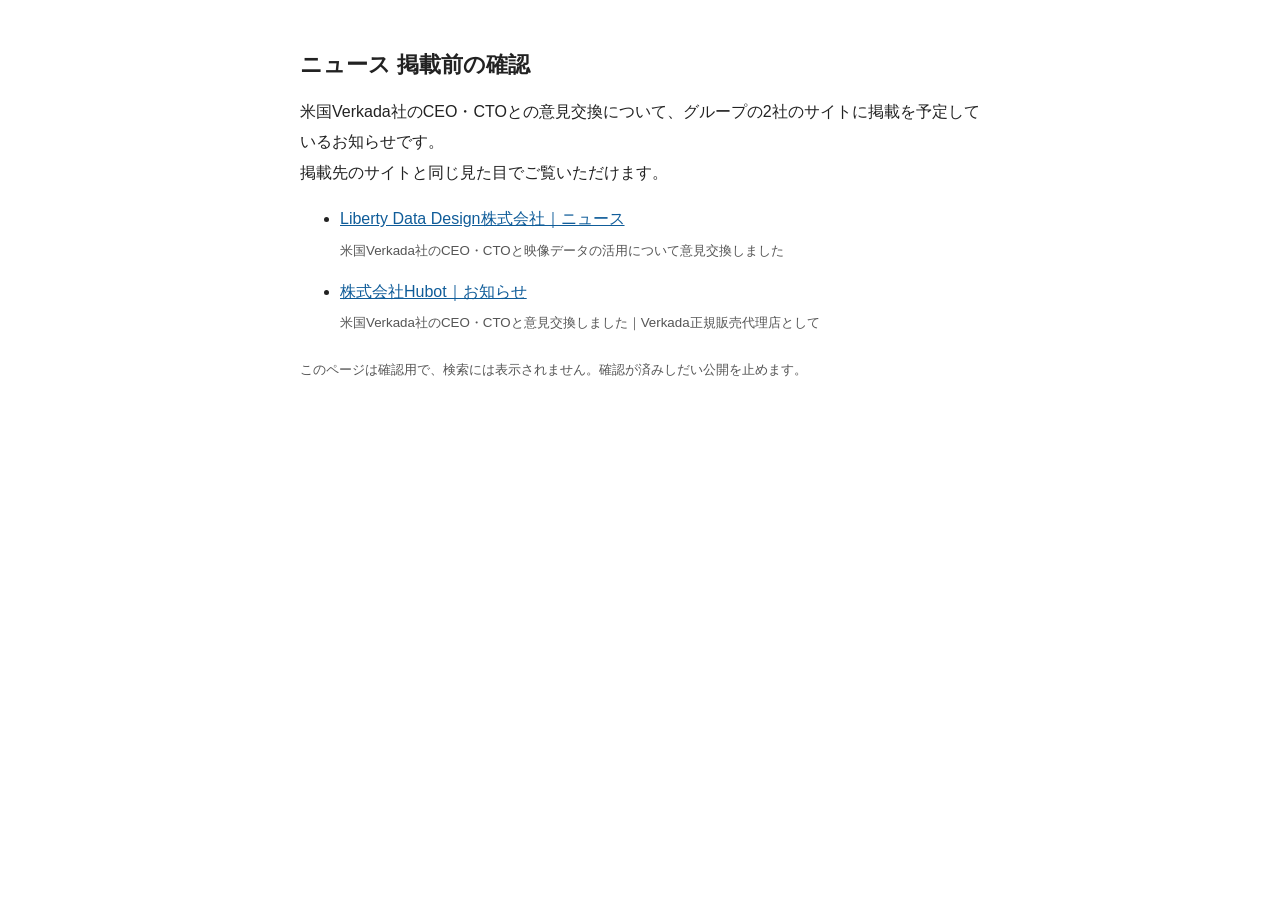
<file: index.html>
<!doctype html>
<html lang="ja"><head><meta charset="utf-8"><meta name="viewport" content="width=device-width, initial-scale=1">
<meta name="robots" content="noindex, nofollow, noarchive"><title>ニュース 掲載前の確認</title>
<style>:root{color-scheme:light}body{font:16px/1.9 "Hiragino Sans","Noto Sans JP","Yu Gothic",sans-serif;max-width:680px;margin:48px auto;padding:0 16px;color:#222;background:#fff}
h1{font-size:22px;line-height:1.5}a{color:#0f5c99}li{margin:12px 0}small{color:#555}</style></head><body>
<h1>ニュース 掲載前の確認</h1>
<p>米国Verkada社のCEO・CTOとの意見交換について、グループの2社のサイトに掲載を予定しているお知らせです。<br>
掲載先のサイトと同じ見た目でご覧いただけます。</p>
<ul>
<li><a href="ldd/news/">Liberty Data Design株式会社｜ニュース</a><br><small>米国Verkada社のCEO・CTOと映像データの活用について意見交換しました</small></li>
<li><a href="hubot/news/">株式会社Hubot｜お知らせ</a><br><small>米国Verkada社のCEO・CTOと意見交換しました｜Verkada正規販売代理店として</small></li>
</ul>
<p><small>このページは確認用で、検索には表示されません。確認が済みしだい公開を止めます。</small></p>
</body></html>
</file>
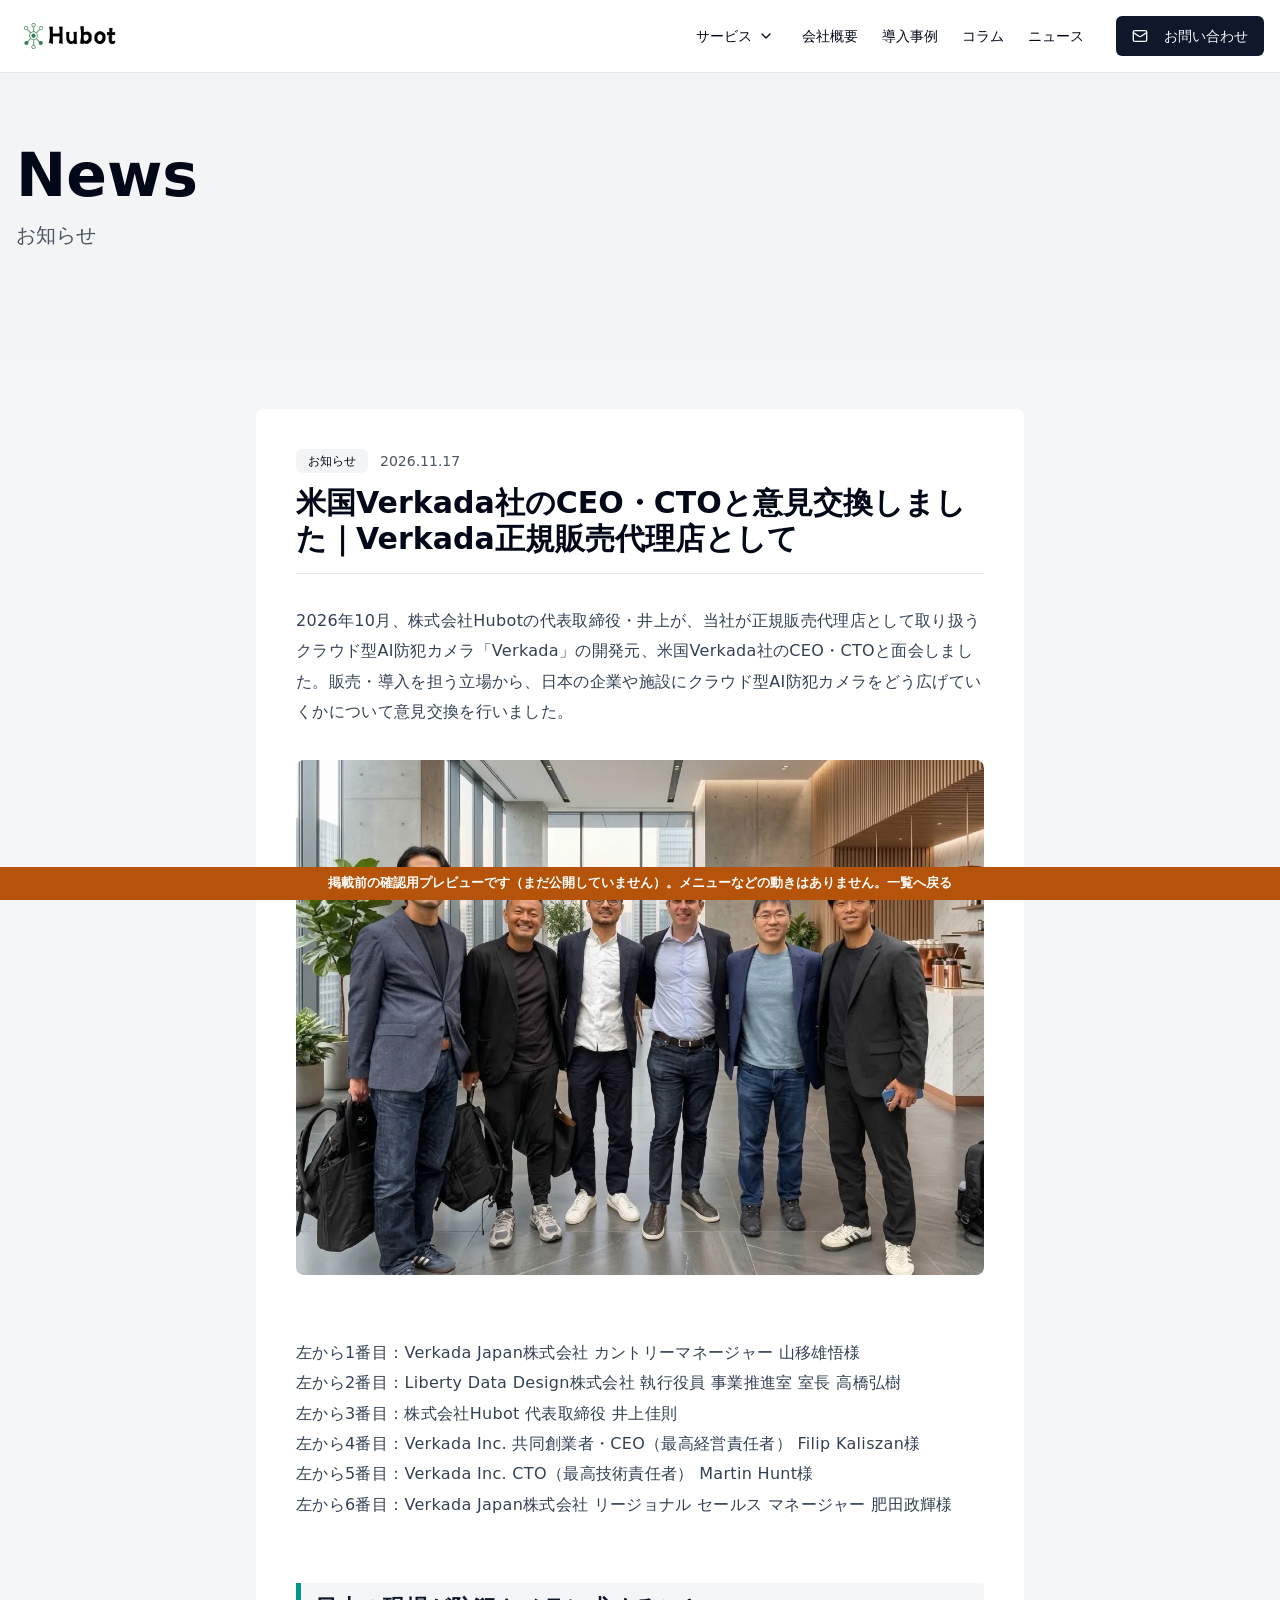
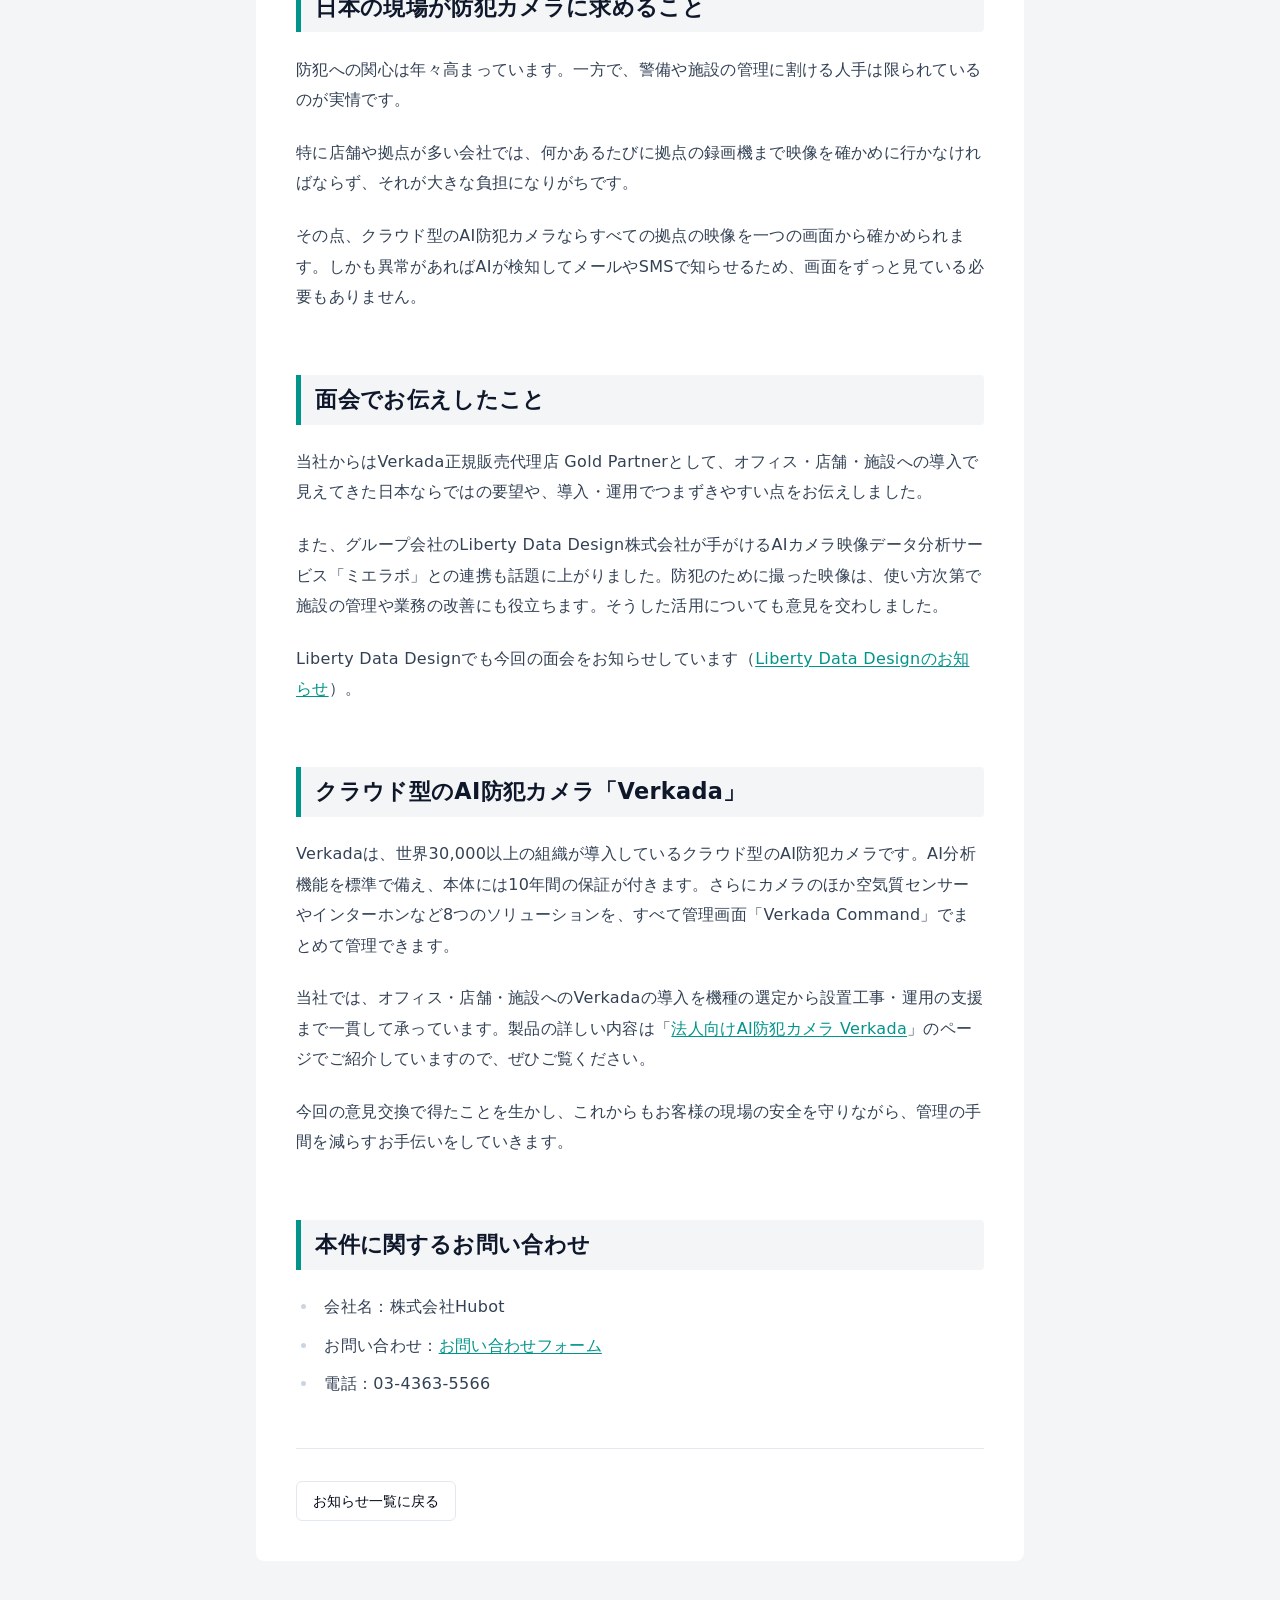
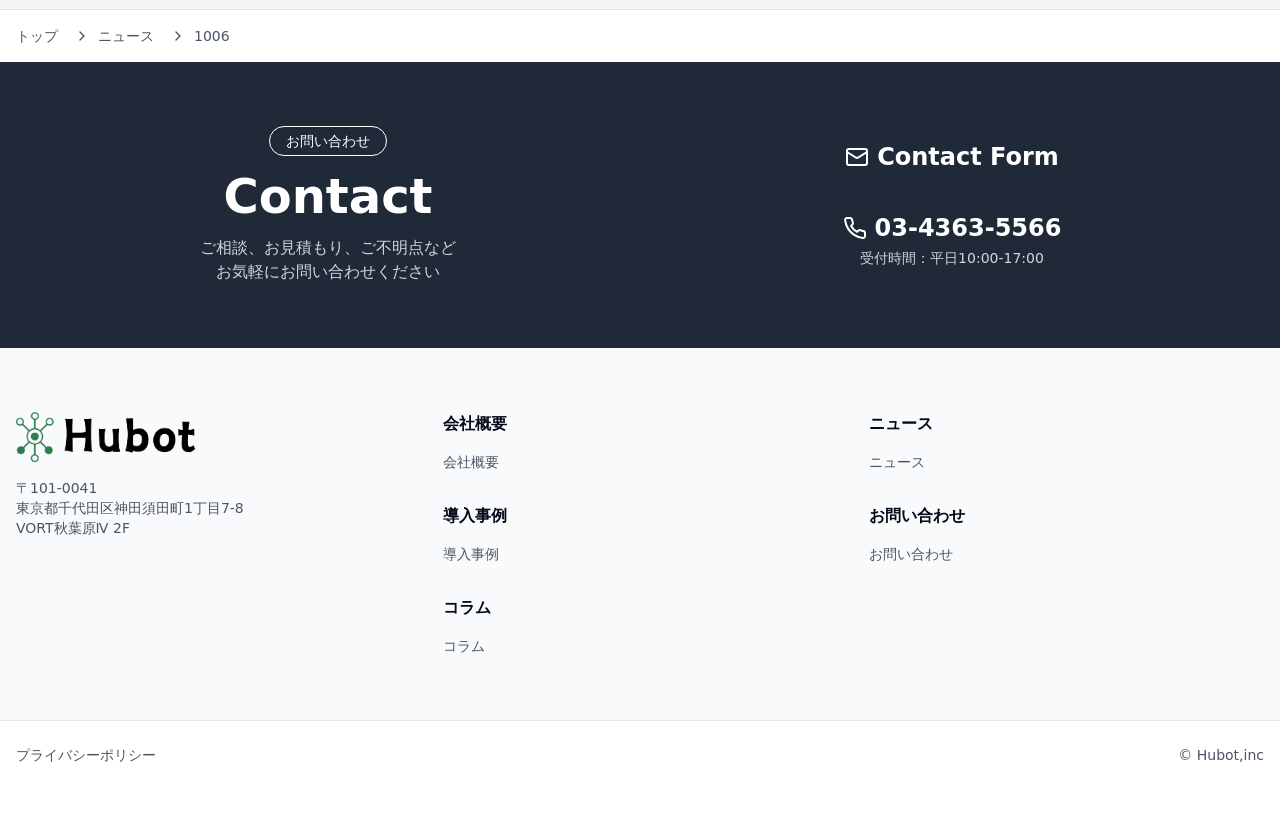
<file: hubot/news/index.html>
<!DOCTYPE html>
<html lang="ja"><head><meta content="noindex, nofollow, noarchive" name="robots"/><meta charset="utf-8"/><meta content="width=device-width, initial-scale=1" name="viewport"/><link data-precedence="next_static/css/app/layout.css" href="../../assets/css/32b1ada64b.css" rel="stylesheet"/><title>米国Verkada社のCEO・CTOと意見交換しました｜Verkada正規販売代理店として｜株式会社Hubot</title><meta content="2026年10月、株式会社Hubotの代表取締役・井上が、当社が正規販売代理店として取り扱うクラウド型AI防犯カメラ「Verkada」の開発元、米国Verkada社のCEO・CTOと面会しました。販売・導入を担う立場から、日本の企業や施設に…" name="description"/><meta content="summary_large_image" name="twitter:card"/><meta content="米国Verkada社のCEO・CTOと意見交換しました｜Verkada正規販売代理店として｜株式会社Hubot" name="twitter:title"/><meta content="2026年10月、株式会社Hubotの代表取締役・井上が、当社が正規販売代理店として取り扱うクラウド型AI防犯カメラ「Verkada」の開発元、米国Verkada社のCEO・CTOと面会しました。販売・導入を担う立場から、日本の企業や施設に…" name="twitter:description"/><meta content="https://hubot-ai.com/img/logo/OpenGraphLogo.png" name="twitter:image"/><meta content="1200" name="twitter:image:width"/><meta content="630" name="twitter:image:height"/><meta content="株式会社Hubot" name="twitter:image:alt"/><link href="../../assets/img/34d9a03eda.ico" rel="icon" sizes="32x32" type="image/x-icon"/><style>body{padding-bottom:40px}.preview-band{position:fixed;left:0;right:0;bottom:0;z-index:9999;background:#b45309;color:#fff;font:600 13px/1.6 sans-serif;text-align:center;padding:6px 12px}.preview-band a{color:#fff}</style></head><body><div class="preview-band">掲載前の確認用プレビューです（まだ公開していません）。メニューなどの動きはありません。<a href="../../">一覧へ戻る</a></div><div class="min-h-screen"><header class="fixed top-0 left-0 right-0 bg-white z-50 border-b"><div class="container mx-auto px-4 py-4"><div class="flex items-center justify-between"><a class="flex items-center" href="https://hubot-ai.com/"><img alt="Hubot" class="h-auto w-[100px] pl-2 object-contain" data-nimg="1" decoding="async" height="557" src="../../assets/img/3414ec8b71.png" style="color:transparent" width="1981"/></a><div class="hidden md:flex items-center space-x-8"><nav class="flex items-center space-x-6"><div class="relative"><div class="flex items-center"><a class="text-sm hover:text-primary" href="https://hubot-ai.com/#service">サービス</a><button aria-controls="nav-services" aria-expanded="false" aria-label="サービス一覧を開く" class="ml-0.5 rounded p-1 hover:text-primary" type="button"><svg aria-hidden="true" class="lucide lucide-chevron-down h-4 w-4 transition-transform" fill="none" height="24" stroke="currentColor" stroke-linecap="round" stroke-linejoin="round" stroke-width="2" viewbox="0 0 24 24" width="24" xmlns="http://www.w3.org/2000/svg"><path d="m6 9 6 6 6-6"></path></svg></button></div><div class="absolute -left-5 top-full w-[27rem] pt-3" hidden="" id="nav-services"><ul class="rounded-lg border bg-white p-2 shadow-lg"><li><a class="group flex gap-3 rounded-md px-3 py-3 hover:bg-gray-50 aria-[current=page]:bg-gray-50" href="https://hubot-ai.com/#service-01"><span class="w-5 shrink-0 pt-px text-xs font-bold text-[#00968f]">01</span><span class="text-sm font-bold leading-relaxed text-gray-900 group-hover:text-[#00968f]">AIデジタルソリューション販売・設置工事</span></a><div class="-mt-1 flex flex-wrap gap-x-5 gap-y-1 pb-3 pl-11 pr-3"><a class="inline-flex items-center gap-1 text-[13px] text-gray-600 hover:text-[#00968f]" href="https://hubot-ai.com/verkada"><svg aria-hidden="true" class="lucide lucide-arrow-right h-3 w-3" fill="none" height="24" stroke="currentColor" stroke-linecap="round" stroke-linejoin="round" stroke-width="2" viewbox="0 0 24 24" width="24" xmlns="http://www.w3.org/2000/svg"><path d="M5 12h14"></path><path d="m12 5 7 7-7 7"></path></svg>Verkada</a><a class="inline-flex items-center gap-1 text-[13px] text-gray-600 hover:text-[#00968f]" href="https://hubot-ai.com/camera"><svg aria-hidden="true" class="lucide lucide-arrow-right h-3 w-3" fill="none" height="24" stroke="currentColor" stroke-linecap="round" stroke-linejoin="round" stroke-width="2" viewbox="0 0 24 24" width="24" xmlns="http://www.w3.org/2000/svg"><path d="M5 12h14"></path><path d="m12 5 7 7-7 7"></path></svg>その他メーカー</a></div></li><li><a class="group flex gap-3 rounded-md px-3 py-3 hover:bg-gray-50 aria-[current=page]:bg-gray-50" href="https://hubot-ai.com/mirucame"><span class="w-5 shrink-0 pt-px text-xs font-bold text-[#00968f]">02</span><span class="text-sm font-bold leading-relaxed text-gray-900 group-hover:text-[#00968f]">ミルカメ（映像配信サービス販売）</span></a></li><li><a class="group flex gap-3 rounded-md px-3 py-3 hover:bg-gray-50 aria-[current=page]:bg-gray-50" href="https://hubot-ai.com/diagnosis"><span class="w-5 shrink-0 pt-px text-xs font-bold text-[#00968f]">03</span><span class="text-sm font-bold leading-relaxed text-gray-900 group-hover:text-[#00968f]">防犯カメラ映像活用診断サービス</span></a></li></ul></div></div><a class="text-sm hover:text-primary" href="https://hubot-ai.com/company">会社概要</a><a class="text-sm hover:text-primary" href="https://hubot-ai.com/works">導入事例</a><a class="text-sm hover:text-primary" href="https://hubot-ai.com/column">コラム</a><a class="text-sm hover:text-primary" href="https://hubot-ai.com/news">ニュース</a></nav><a href="https://hubot-ai.com/contact"><button class="inline-flex items-center justify-center gap-2 whitespace-nowrap rounded-md text-sm font-medium ring-offset-background transition-colors focus-visible:outline-none focus-visible:ring-2 focus-visible:ring-ring focus-visible:ring-offset-2 disabled:pointer-events-none disabled:opacity-50 [&amp;_svg]:pointer-events-none [&amp;_svg]:size-4 [&amp;_svg]:shrink-0 bg-primary text-primary-foreground hover:bg-primary/90 h-10 px-4 py-2"><svg class="lucide lucide-mail mr-2 h-4 w-4" fill="none" height="24" stroke="currentColor" stroke-linecap="round" stroke-linejoin="round" stroke-width="2" viewbox="0 0 24 24" width="24" xmlns="http://www.w3.org/2000/svg"><rect height="16" rx="2" width="20" x="2" y="4"></rect><path d="m22 7-8.97 5.7a1.94 1.94 0 0 1-2.06 0L2 7"></path></svg>お問い合わせ</button></a></div><button class="md:hidden"><svg class="lucide lucide-menu h-6 w-6" fill="none" height="24" stroke="currentColor" stroke-linecap="round" stroke-linejoin="round" stroke-width="2" viewbox="0 0 24 24" width="24" xmlns="http://www.w3.org/2000/svg"><line x1="4" x2="20" y1="12" y2="12"></line><line x1="4" x2="20" y1="6" y2="6"></line><line x1="4" x2="20" y1="18" y2="18"></line></svg></button></div></div></header><main class="pt-16"><div class="min-h-screen section-alt"><div class="relative bg-gray-100"><div class="absolute inset-0" style="clip-path:polygon(0 0, 100% 0, 100% 100%, 0 85%)"></div><div class="container relative mx-auto px-4 pt-20 pb-28"><div class="max-w-4xl"><p class="text-6xl font-bold mb-4">News</p><div class="text-xl text-gray-600">お知らせ</div></div></div></div><div class="container mx-auto px-4 py-12"><article class="max-w-3xl mx-auto bg-white rounded-lg p-6 md:p-10"><div class="flex items-center gap-3"><span class="inline-flex items-center px-3 py-1 rounded-md text-xs font-medium bg-gray-100">お知らせ</span><span class="text-gray-600 text-sm">2026.11.17</span></div><h1 class="mt-3 text-2xl md:text-3xl font-bold leading-relaxed pb-4 border-b">米国Verkada社のCEO・CTOと意見交換しました｜Verkada正規販売代理店として</h1><div class="prose prose-slate max-w-none article-body mt-8"><p>2026年10月、株式会社Hubotの代表取締役・井上が、当社が正規販売代理店として取り扱うクラウド型AI防犯カメラ「Verkada」の開発元、米国Verkada社のCEO・CTOと面会しました。販売・導入を担う立場から、日本の企業や施設にクラウド型AI防犯カメラをどう広げていくかについて意見交換を行いました。</p>
<img alt="Verkadaの開発元 米国Verkada社のCEO・CTO、Verkada Japanの皆さまと当社代表取締役の井上、Liberty Data Designの高橋の集合写真" src="../../assets/img/7d5a4a9316.jpg"/>
<br/>
左から1番目：Verkada Japan株式会社 カントリーマネージャー 山移雄悟様<br/>
左から2番目：Liberty Data Design株式会社 執行役員 事業推進室 室長 高橋弘樹<br/>
左から3番目：株式会社Hubot 代表取締役 井上佳則<br/>
左から4番目：Verkada Inc. 共同創業者・CEO（最高経営責任者） Filip Kaliszan様<br/>
左から5番目：Verkada Inc. CTO（最高技術責任者） Martin Hunt様<br/>
左から6番目：Verkada Japan株式会社 リージョナル セールス マネージャー 肥田政輝様
<h2>日本の現場が防犯カメラに求めること</h2>
<p>防犯への関心は年々高まっています。一方で、警備や施設の管理に割ける人手は限られているのが実情です。</p>
<p>特に店舗や拠点が多い会社では、何かあるたびに拠点の録画機まで映像を確かめに行かなければならず、それが大きな負担になりがちです。</p>
<p>その点、クラウド型のAI防犯カメラならすべての拠点の映像を一つの画面から確かめられます。しかも異常があればAIが検知してメールやSMSで知らせるため、画面をずっと見ている必要もありません。</p>
<h2>面会でお伝えしたこと</h2>
<p>当社からはVerkada正規販売代理店 Gold Partnerとして、オフィス・店舗・施設への導入で見えてきた日本ならではの要望や、導入・運用でつまずきやすい点をお伝えしました。</p>
<p>また、グループ会社のLiberty Data Design株式会社が手がけるAIカメラ映像データ分析サービス「ミエラボ」との連携も話題に上がりました。防犯のために撮った映像は、使い方次第で施設の管理や業務の改善にも役立ちます。そうした活用についても意見を交わしました。</p>
<p>Liberty Data Designでも今回の面会をお知らせしています（<a href="../../ldd/news/">Liberty Data Designのお知らせ</a>）。</p>
<h2>クラウド型のAI防犯カメラ「Verkada」</h2>
<p>Verkadaは、世界30,000以上の組織が導入しているクラウド型のAI防犯カメラです。AI分析機能を標準で備え、本体には10年間の保証が付きます。さらにカメラのほか空気質センサーやインターホンなど8つのソリューションを、すべて管理画面「Verkada Command」でまとめて管理できます。</p>
<p>当社では、オフィス・店舗・施設へのVerkadaの導入を機種の選定から設置工事・運用の支援まで一貫して承っています。製品の詳しい内容は「<a href="https://hubot-ai.com/verkada">法人向けAI防犯カメラ Verkada</a>」のページでご紹介していますので、ぜひご覧ください。</p>
<p>今回の意見交換で得たことを生かし、これからもお客様の現場の安全を守りながら、管理の手間を減らすお手伝いをしていきます。</p>
<h2>本件に関するお問い合わせ</h2>
<ul>
<li>会社名：株式会社Hubot</li>
<li>お問い合わせ：<a href="https://hubot-ai.com/contact">お問い合わせフォーム</a></li>
<li>電話：03-4363-5566</li>
</ul></div><div class="mt-12 border-t pt-8"><a class="inline-flex items-center justify-center gap-2 whitespace-nowrap rounded-md text-sm font-medium ring-offset-background transition-colors focus-visible:outline-none focus-visible:ring-2 focus-visible:ring-ring focus-visible:ring-offset-2 disabled:pointer-events-none disabled:opacity-50 [&amp;_svg]:pointer-events-none [&amp;_svg]:size-4 [&amp;_svg]:shrink-0 border border-input bg-background hover:bg-accent hover:text-accent-foreground h-10 px-4 py-2" href="https://hubot-ai.com/news">お知らせ一覧に戻る</a></div></article></div></div></main><nav class="container mx-auto px-4 py-4 text-sm text-gray-600"><ol class="flex items-center space-x-2"><li class="flex items-center"><a class="hover:text-gray-900" href="https://hubot-ai.com/">トップ</a></li><li class="flex items-center"><svg class="lucide lucide-chevron-right h-4 w-4 mx-2" fill="none" height="24" stroke="currentColor" stroke-linecap="round" stroke-linejoin="round" stroke-width="2" viewbox="0 0 24 24" width="24" xmlns="http://www.w3.org/2000/svg"><path d="m9 18 6-6-6-6"></path></svg><a class="hover:text-gray-900" href="https://hubot-ai.com/news">ニュース</a></li><li class="flex items-center"><svg class="lucide lucide-chevron-right h-4 w-4 mx-2" fill="none" height="24" stroke="currentColor" stroke-linecap="round" stroke-linejoin="round" stroke-width="2" viewbox="0 0 24 24" width="24" xmlns="http://www.w3.org/2000/svg"><path d="m9 18 6-6-6-6"></path></svg><a class="hover:text-gray-900" href="./">1006</a></li></ol></nav><footer><div class="bg-gray-800 text-white"><div class="container mx-auto px-4 py-16 grid md:grid-cols-2"><div class="space-y-4 text-center"><div class="inline-block px-4 py-1 border border-white rounded-full text-sm">お問い合わせ</div><h2 class="text-5xl font-bold">Contact</h2><p class="text-gray-300">ご相談、お見積もり、ご不明点など<br/>お気軽にお問い合わせください</p></div><div class="mt-8 md:mt-0 space-y-6 text-center flex flex-col items-center justify-evenly h-full"><a href="https://hubot-ai.com/contact"><div class="flex items-center space-x-2 hover:text-gray-300 justify-center"><svg class="lucide lucide-mail h-6 w-6" fill="none" height="24" stroke="currentColor" stroke-linecap="round" stroke-linejoin="round" stroke-width="2" viewbox="0 0 24 24" width="24" xmlns="http://www.w3.org/2000/svg"><rect height="16" rx="2" width="20" x="2" y="4"></rect><path d="m22 7-8.97 5.7a1.94 1.94 0 0 1-2.06 0L2 7"></path></svg><h3 class="text-2xl font-bold">Contact Form</h3></div></a><div class="space-y-1 flex flex-col items-center"><div class="flex items-center space-x-2 justify-center"><svg class="lucide lucide-phone h-6 w-6" fill="none" height="24" stroke="currentColor" stroke-linecap="round" stroke-linejoin="round" stroke-width="2" viewbox="0 0 24 24" width="24" xmlns="http://www.w3.org/2000/svg"><path d="M22 16.92v3a2 2 0 0 1-2.18 2 19.79 19.79 0 0 1-8.63-3.07 19.5 19.5 0 0 1-6-6 19.79 19.79 0 0 1-3.07-8.67A2 2 0 0 1 4.11 2h3a2 2 0 0 1 2 1.72 12.84 12.84 0 0 0 .7 2.81 2 2 0 0 1-.45 2.11L8.09 9.91a16 16 0 0 0 6 6l1.27-1.27a2 2 0 0 1 2.11-.45 12.84 12.84 0 0 0 2.81.7A2 2 0 0 1 22 16.92z"></path></svg><span class="text-2xl font-bold">03-4363-5566</span></div><p class="text-sm text-gray-300">受付時間：平日10:00-17:00</p></div></div></div></div><div class="bg-gray-50 py-16"><div class="container mx-auto px-4"><div class="grid gap-8 md:grid-cols-3"><div class="space-y-4"><img alt="Hubot" class="h-auto w-[180px] object-contain" data-nimg="1" decoding="async" height="557" src="../../assets/img/3414ec8b71.png" style="color:transparent" width="1981"/><p class="text-sm text-gray-600">〒101-0041<br/>東京都千代田区神田須田町1丁目7-8<br/>VORT秋葉原Ⅳ 2F</p></div><div class="space-y-8"><div><h3 class="font-bold mb-4">会社概要</h3><ul class="space-y-2 text-sm"><li><a class="text-gray-600 hover:text-gray-900" href="https://hubot-ai.com/company">会社概要</a></li></ul></div><div><h3 class="font-bold mb-4">導入事例</h3><ul class="space-y-2 text-sm"><li><a class="text-gray-600 hover:text-gray-900" href="https://hubot-ai.com/works">導入事例</a></li></ul></div><div><h3 class="font-bold mb-4">コラム</h3><ul class="space-y-2 text-sm"><li><a class="text-gray-600 hover:text-gray-900" href="https://hubot-ai.com/column">コラム</a></li></ul></div></div><div class="space-y-8"><div><h3 class="font-bold mb-4">ニュース</h3><ul class="space-y-2 text-sm"><li><a class="text-gray-600 hover:text-gray-900" href="https://hubot-ai.com/news">ニュース</a></li></ul></div><div><h3 class="font-bold mb-4">お問い合わせ</h3><ul class="space-y-2 text-sm"><li><a class="text-gray-600 hover:text-gray-900" href="https://hubot-ai.com/contact">お問い合わせ</a></li></ul></div></div></div></div></div><div class="border-t"><div class="container mx-auto px-4 py-6 flex justify-between items-center"><a class="text-sm text-gray-600 hover:text-gray-900" href="https://hubot-ai.com/privacy">プライバシーポリシー</a><p class="text-sm text-gray-600">© Hubot,inc</p></div></div></footer></div></body></html>
</file>
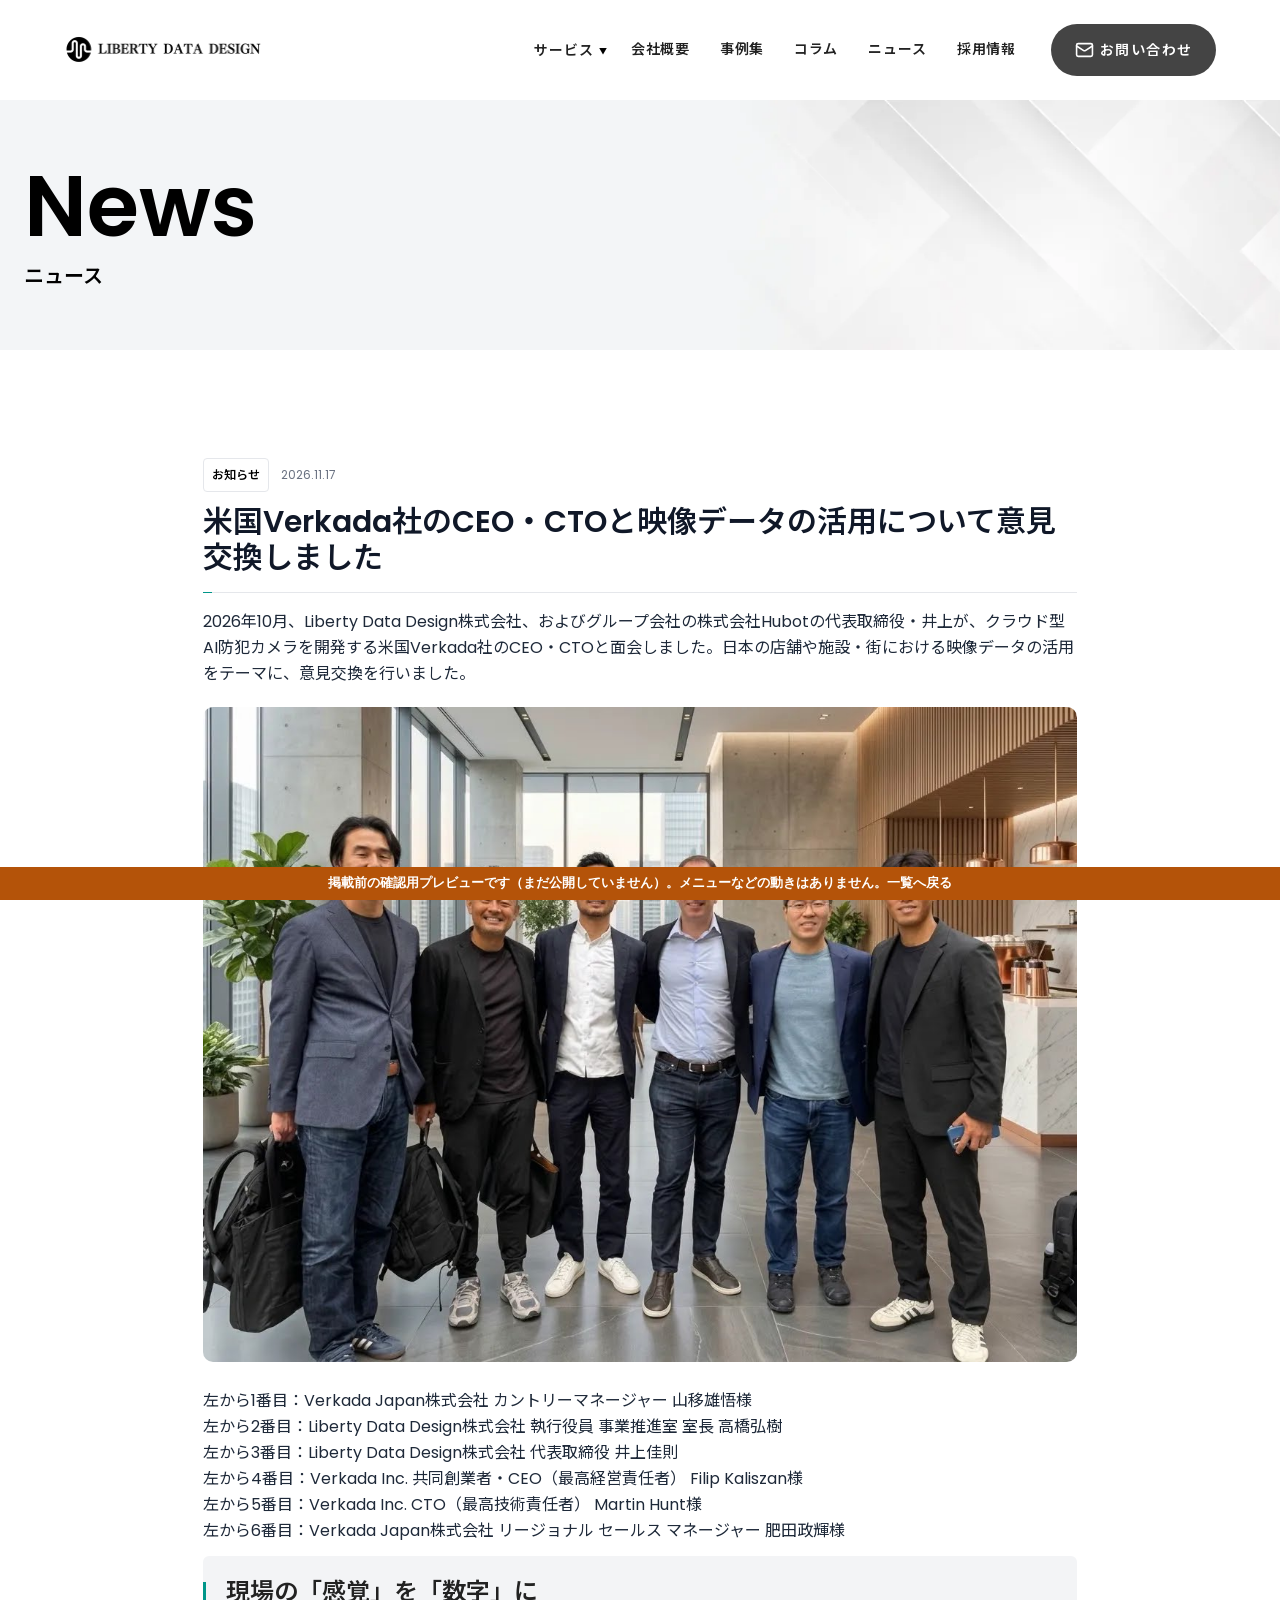
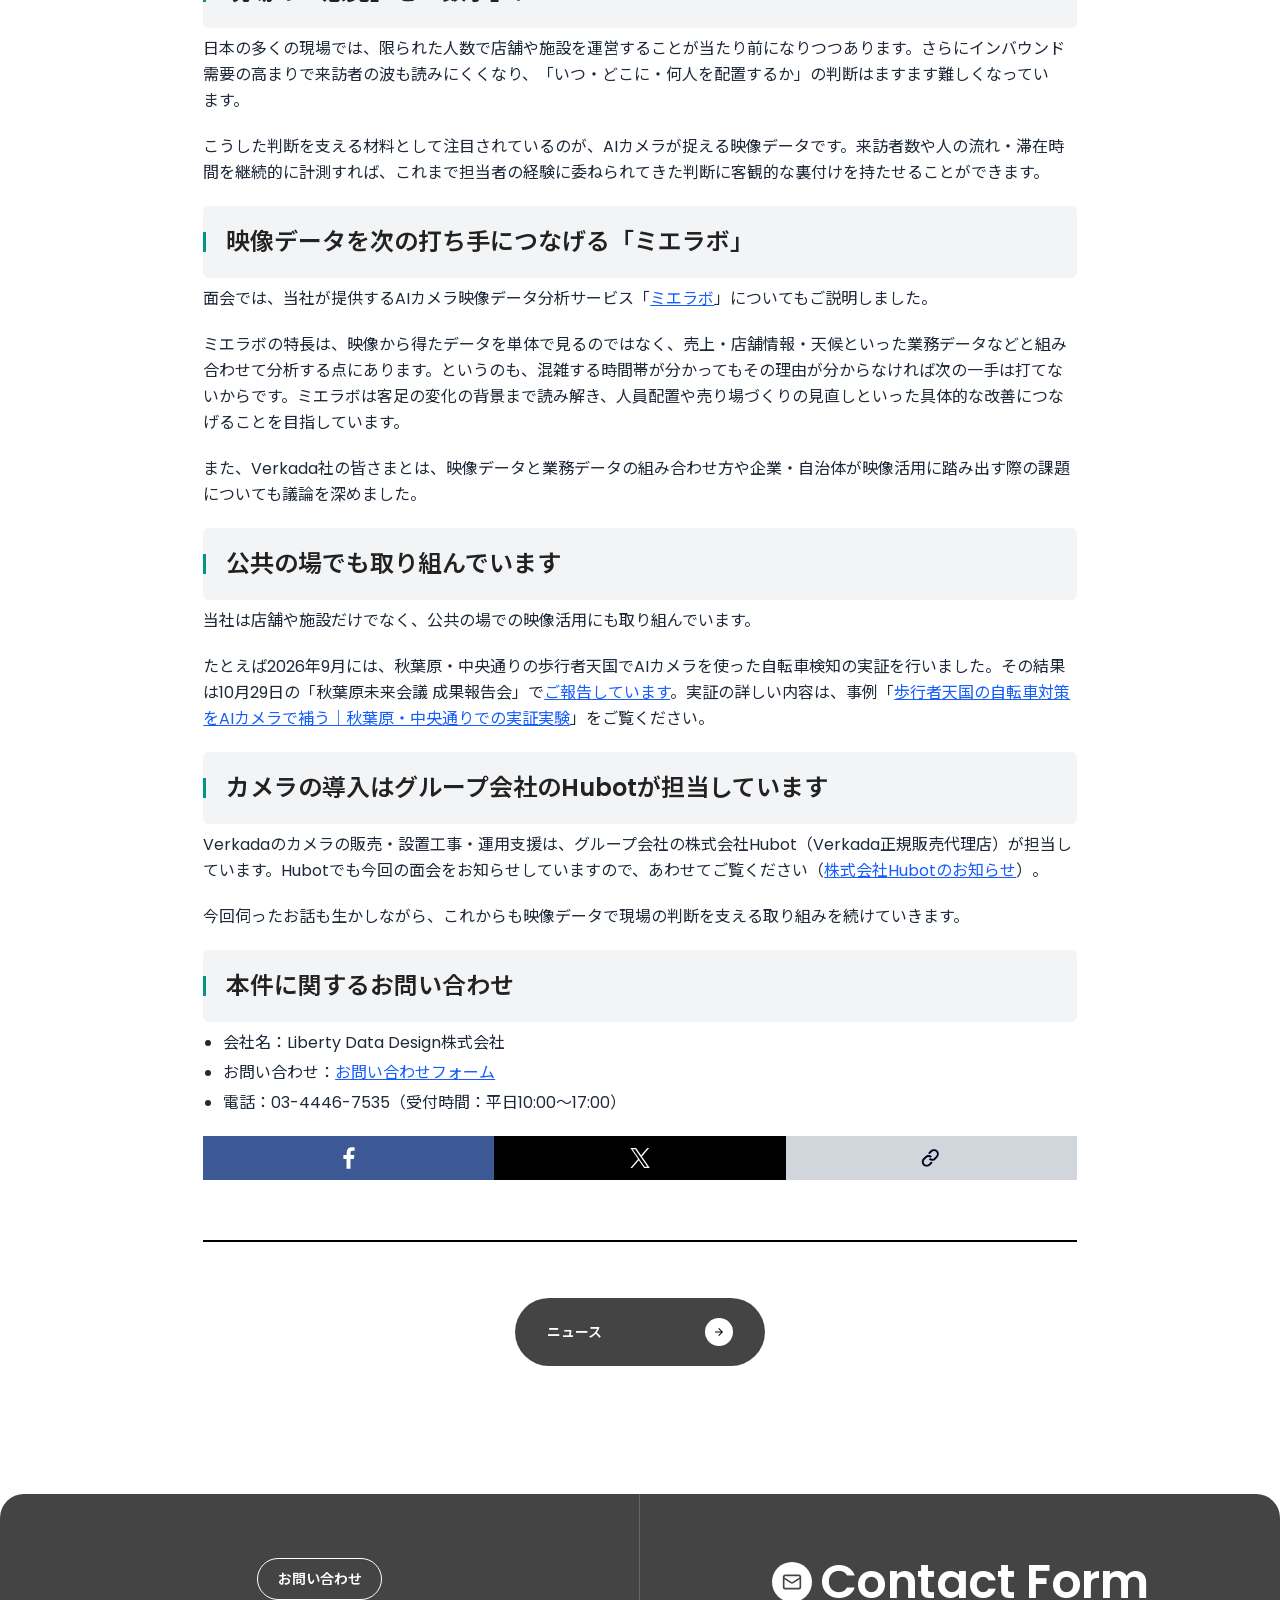
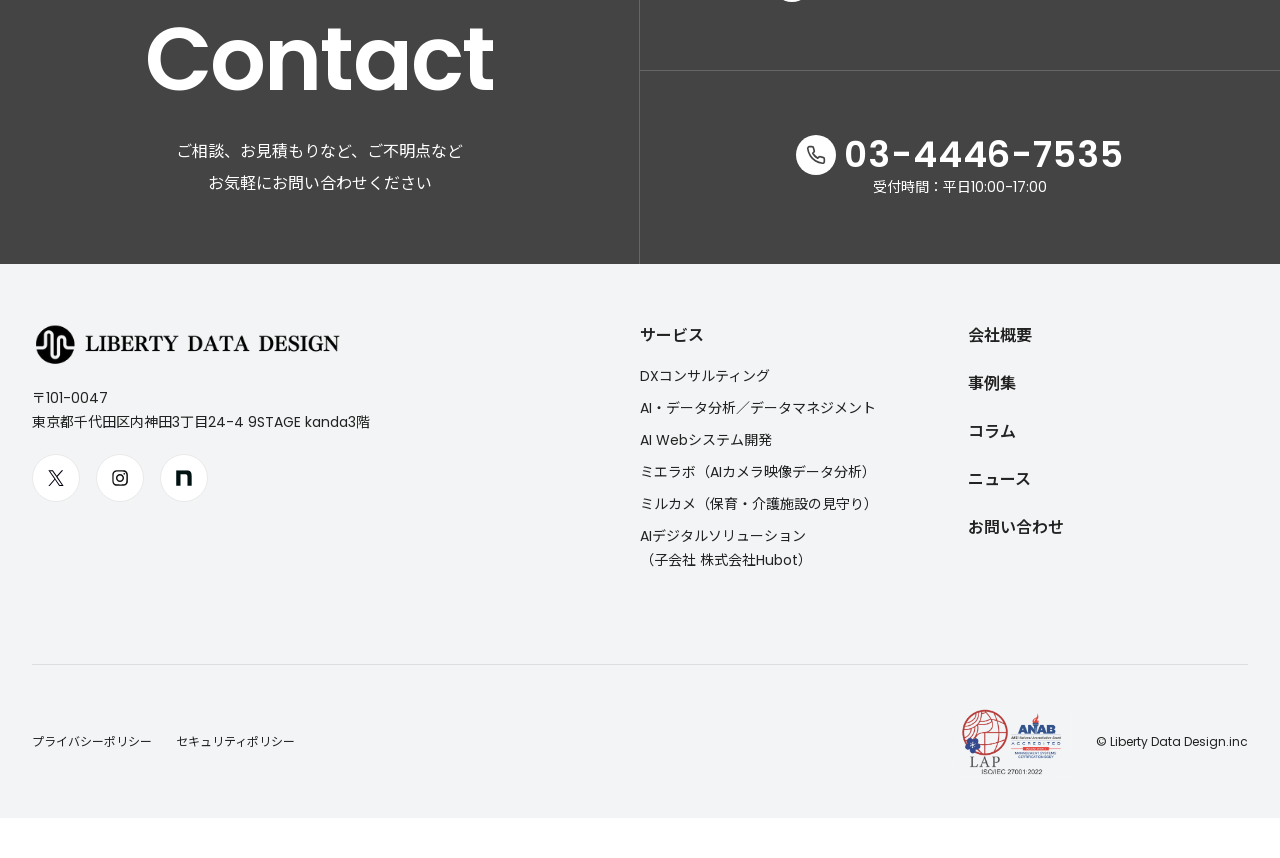
<file: ldd/news/index.html>
<!DOCTYPE html>
<html lang="ja"><head><meta content="noindex, nofollow, noarchive" name="robots"/><meta charset="utf-8"/><meta content="width=device-width, initial-scale=1" name="viewport"/><link data-precedence="next_static/css/app/layout.css" href="../../assets/css/5c33cd3c2d.css" rel="stylesheet"/><link href="../../assets/img/b3c73cccef.ico" rel="shortcut icon"/><title>米国Verkada社のCEO・CTOと映像データの活用について意見交換しました - ニュース【Liberty Data Design】</title><meta content="Liberty Data Design代表取締役の井上が米国Verkada社のCEO・CTOと面会し、日本での映像データの活用について意見を交わしました。AIカメラ映像データ分析サービス「ミエラボ」の取り組みとあわせてご紹介します。" name="description"/><meta content="summary_large_image" name="twitter:card"/><meta content="米国Verkada社のCEO・CTOと映像データの活用について意見交換しました - ニュース【Liberty Data Design】" name="twitter:title"/><meta content="Liberty Data Design代表取締役の井上が米国Verkada社のCEO・CTOと面会し、日本での映像データの活用について意見を交わしました。AIカメラ映像データ分析サービス「ミエラボ」の取り組みとあわせてご紹介します。" name="twitter:description"/><meta content="https://ldd.co.jp/ogp.png" name="twitter:image"/><link href="../../assets/img/b3c73cccef.ico" rel="icon" sizes="256x256" type="image/x-icon"/><style>body{padding-bottom:40px}.preview-band{position:fixed;left:0;right:0;bottom:0;z-index:9999;background:#b45309;color:#fff;font:600 13px/1.6 sans-serif;text-align:center;padding:6px 12px}.preview-band a{color:#fff}</style></head><body class="__variable_fb7dd0 __variable_ed254d"><div class="preview-band">掲載前の確認用プレビューです（まだ公開していません）。メニューなどの動きはありません。<a href="../../">一覧へ戻る</a></div><div id="wrapper"><header class="sticky top-0 z-50 w-full h-[70px] lg:h-[100px] flex items-center justify-between bg-white/97"><div class="container-fluid flex h-full w-full items-center justify-between"><div class="h-full w-full flex items-center"><a class="flex items-center" href="https://ldd.co.jp/" rel="home" title="Liberty Data Design株式会社"><img alt="AIによる映像解析・防犯カメラデータ分析・AI導入支援【Liberty Data Design】" class="h-auto w-[230px] lg:w-[290px] pl-4 lg:pl-8" data-nimg="1" decoding="async" height="36" src="../../assets/img/75c3fa84db.png" style="color:transparent" width="290"/></a></div><nav class="hidden lg:flex items-center justify-end h-full"><ul class="flex items-center space-x-6 w-full justify-end"><li class="relative inline-flex flex-row min-w-[80px] cursor-pointer text-center tracking-wider"><a class="relative inline-block py-1 group w-full" href="https://ldd.co.jp/service/"><div class="relative overflow-hidden h-5"><span class="absolute inset-0 text-sm font-semibold transition-transform duration-300 translate-y-0 text-[#222222]">サービス</span><span class="absolute inset-0 text-sm font-semibold transition-transform duration-300 translate-y-full text-[#222222]">サービス</span></div><span class="absolute bottom-1 left-0 w-0 h-[1px] bg-[#b4b4b4] transition-all duration-400"></span></a><button aria-controls="nav-services" aria-expanded="false" aria-label="サービス一覧を開く" class="absolute bottom-0.5 -right-2.5 p-1.5 text-[0.5rem] leading-none rounded focus-visible:outline-2 focus-visible:outline-[#222222]" type="button"><span aria-hidden="true">▼</span></button><ul class="absolute top-full left-1/2 -translate-x-1/2 bg-white p-2.5 space-y-2.5 text-left shadow-md rounded-md w-[330px] z-10 text-sm font-semibold text-[#222222]" hidden="" id="nav-services"><li class="bg-[#f2f4f5] rounded-md hover:bg-[#e3e8eb] duration-300"><a class="block py-4 px-5" href="https://ldd.co.jp/service/consulting/"><span>DXコンサルティング</span></a></li><li class="bg-[#f2f4f5] rounded-md hover:bg-[#e3e8eb] duration-300"><a class="block py-4 px-5" href="https://ldd.co.jp/service/data/"><span>AI・データ分析<span class="whitespace-nowrap">／データマネジメント</span></span></a></li><li class="bg-[#f2f4f5] rounded-md hover:bg-[#e3e8eb] duration-300"><a class="block py-4 px-5" href="https://ldd.co.jp/service/generative-ai/"><span>AI Webシステム開発</span></a></li><li class="bg-[#f2f4f5] rounded-md hover:bg-[#e3e8eb] duration-300"><a class="block py-4 px-5" href="https://ldd.co.jp/service/mie-lab/"><span>ミエラボ<span class="whitespace-nowrap">（AIカメラ映像データ分析）</span></span></a></li><li class="bg-[#f2f4f5] rounded-md hover:bg-[#e3e8eb] duration-300"><a class="block py-4 px-5" href="https://ldd.co.jp/service/mirucame/"><span>ミルカメ<span class="whitespace-nowrap">（保育・介護施設の見守り）</span></span></a></li><li class="bg-[#f2f4f5] rounded-md hover:bg-[#e3e8eb] duration-300"><a class="block py-4 px-5" href="https://hubot-ai.com/#service-01" rel="noopener noreferrer" target="_blank"><span>AIデジタルソリューション<span class="inline-block whitespace-nowrap">（子会社 株式会社Hubot）</span></span></a></li></ul></li><li class="relative min-w-[65px] text-center tracking-wider"><a class="relative inline-block py-1 group w-full" href="https://ldd.co.jp/company/"><div class="relative overflow-hidden h-5"><span class="absolute inset-0 text-sm font-semibold transition-transform duration-300 translate-y-0 text-[#222222]">会社概要</span><span class="absolute inset-0 text-sm font-semibold transition-transform duration-300 translate-y-full text-[#222222]">会社概要</span></div><span class="absolute bottom-1 left-0 w-0 h-[1px] bg-[#b4b4b4] transition-all duration-400"></span></a></li><li class="relative min-w-[50px] text-center tracking-wider"><a class="relative inline-block py-1 group w-full" href="https://ldd.co.jp/case/"><div class="relative overflow-hidden h-5"><span class="absolute inset-0 text-sm font-semibold transition-transform duration-300 translate-y-0 text-[#222222]">事例集</span><span class="absolute inset-0 text-sm font-semibold transition-transform duration-300 translate-y-full text-[#222222]">事例集</span></div><span class="absolute bottom-1 left-0 w-0 h-[1px] bg-[#b4b4b4] transition-all duration-400"></span></a></li><li class="relative min-w-[50px] text-center tracking-wider"><a class="relative inline-block py-1 group w-full" href="https://ldd.co.jp/column/"><div class="relative overflow-hidden h-5"><span class="absolute inset-0 text-sm font-semibold transition-transform duration-300 translate-y-0 text-[#222222]">コラム</span><span class="absolute inset-0 text-sm font-semibold transition-transform duration-300 translate-y-full text-[#222222]">コラム</span></div><span class="absolute bottom-1 left-0 w-0 h-[1px] bg-[#b4b4b4] transition-all duration-400"></span></a></li><li class="relative min-w-[65px] text-center tracking-wider"><a class="relative inline-block py-1 group w-full" href="https://ldd.co.jp/news/"><div class="relative overflow-hidden h-5"><span class="absolute inset-0 text-sm font-semibold transition-transform duration-300 translate-y-0 text-[#222222]">ニュース</span><span class="absolute inset-0 text-sm font-semibold transition-transform duration-300 translate-y-full text-[#222222]">ニュース</span></div><span class="absolute bottom-1 left-0 w-0 h-[1px] bg-[#b4b4b4] transition-all duration-400"></span></a></li><li class="relative min-w-[65px] text-center tracking-wider"><a class="relative inline-block py-1 group w-full" href="https://ldd.co.jp/recruit/"><div class="relative overflow-hidden h-5"><span class="absolute inset-0 text-sm font-semibold transition-transform duration-300 translate-y-0 text-[#222222]">採用情報</span><span class="absolute inset-0 text-sm font-semibold transition-transform duration-300 translate-y-full text-[#222222]">採用情報</span></div><span class="absolute bottom-1 left-0 w-0 h-[1px] bg-[#b4b4b4] transition-all duration-400"></span></a></li><li class="relative ml-2 pr-8"><a class="inline-flex items-center rounded-full h-full min-w-[165px] py-3.5 pl-6 pr-5 transition-colors duration-400 bg-[#444444] text-white text-sm font-semibold" href="https://ldd.co.jp/contact/"><svg class="lucide lucide-mail mr-1.5 h-6 w-6" fill="none" height="24" stroke="currentColor" stroke-linecap="round" stroke-linejoin="round" stroke-width="2" viewbox="0 0 24 24" width="24" xmlns="http://www.w3.org/2000/svg"><rect height="16" rx="2" width="20" x="2" y="4"></rect><path d="m22 7-8.97 5.7a1.94 1.94 0 0 1-2.06 0L2 7"></path></svg><div class="relative overflow-hidden h-5 w-full tracking-widest"><span class="absolute inset-0 transition-transform duration-300 translate-y-0">お問い合わせ</span><span class="absolute inset-0 transition-transform duration-300 translate-y-full">お問い合わせ</span></div></a></li></ul></nav><div class="lg:hidden flex pr-2"><button aria-label="メニュー" class="flex items-center justify-center w-12 h-12 rounded-xl bg-[#222222] text-white"><svg class="lucide lucide-menu h-6 w-6" fill="none" height="24" stroke="currentColor" stroke-linecap="round" stroke-linejoin="round" stroke-width="2" viewbox="0 0 24 24" width="24" xmlns="http://www.w3.org/2000/svg"><line x1="4" x2="20" y1="12" y2="12"></line><line x1="4" x2="20" y1="6" y2="6"></line><line x1="4" x2="20" y1="18" y2="18"></line></svg></button></div></div></header><section class="relative py-15 md:py-25 mb-6 md:mb-11 rounded-b-lg"><img alt="" class="absolute inset-0 w-full h-full md:hidden z-10" data-nimg="fill" decoding="async" src="../../assets/img/3b34a70865.webp" style="position:absolute;height:100%;width:100%;left:0;top:0;right:0;bottom:0;object-fit:cover;color:transparent"/><img alt="" class="absolute inset-0 w-full h-full hidden md:block z-10" data-nimg="fill" decoding="async" src="../../assets/img/bfe863df16.webp" style="position:absolute;height:100%;width:100%;left:0;top:0;right:0;bottom:0;object-fit:cover;color:transparent"/><div class="container mx-auto px-6 relative z-10"><div class="text-4xl md:text-[85px] font-semibold mb-2">News</div><p class="text-black font-semibold text-lg md:text-xl">ニュース</p></div></section><main class="px-4 md:py-16"><article class="w-[96%] lg:w-[70%] mx-auto"><div class="flex items-center mb-3"><span class="inline-block bg-white text-black p-2 rounded text-xs font-semibold mr-3 border border-gray-200">お知らせ</span><time class="text-xs text-gray-500" datetime="2026-11-17">2026.11.17</time></div><h1 class="text-2xl md:text-3xl font-semibold text-gray-900 mb-4">米国Verkada社のCEO・CTOと映像データの活用について意見交換しました</h1><div class="flex items-center m-auto mb-4"><div class="w-[1%] bg-teal-600 h-[1px]"></div><div class="w-[99%] bg-gray-200 h-[1px]"></div></div><div class="text-gray-800 leading-relaxed"><p class="mb-5">2026年10月、Liberty Data Design株式会社、およびグループ会社の株式会社Hubotの代表取締役・井上が、クラウド型AI防犯カメラを開発する米国Verkada社のCEO・CTOと面会しました。日本の店舗や施設・街における映像データの活用をテーマに、意見交換を行いました。</p>
<div class="w-full mx-auto rounded-lg overflow-hidden"><img alt="米国Verkada社のCEO・CTO、Verkada Japanの皆さまと当社代表取締役の井上・執行役員の高橋の集合写真" class="w-full h-auto" src="../../assets/img/d5e5d77a74.jpg"/></div>
<br/>
左から1番目：Verkada Japan株式会社 カントリーマネージャー 山移雄悟様<br/>
左から2番目：Liberty Data Design株式会社 執行役員 事業推進室 室長 高橋弘樹<br/>
左から3番目：Liberty Data Design株式会社 代表取締役 井上佳則<br/>
左から4番目：Verkada Inc. 共同創業者・CEO（最高経営責任者） Filip Kaliszan様<br/>
左から5番目：Verkada Inc. CTO（最高技術責任者） Martin Hunt様<br/>
左から6番目：Verkada Japan株式会社 リージョナル セールス マネージャー 肥田政輝様
<h2 class="flex items-center text-2xl font-semibold mt-3 mb-2 py-5 bg-gray-100 rounded-sm"><div class="h-5 w-[3px] bg-teal-600"></div><div class="ml-5">現場の「感覚」を「数字」に</div></h2>
<p class="mb-5">日本の多くの現場では、限られた人数で店舗や施設を運営することが当たり前になりつつあります。さらにインバウンド需要の高まりで来訪者の波も読みにくくなり、「いつ・どこに・何人を配置するか」の判断はますます難しくなっています。</p>
<p class="mb-5">こうした判断を支える材料として注目されているのが、AIカメラが捉える映像データです。来訪者数や人の流れ・滞在時間を継続的に計測すれば、これまで担当者の経験に委ねられてきた判断に客観的な裏付けを持たせることができます。</p>
<h2 class="flex items-center text-2xl font-semibold mt-3 mb-2 py-5 bg-gray-100 rounded-sm"><div class="h-5 w-[3px] bg-teal-600"></div><div class="ml-5">映像データを次の打ち手につなげる「ミエラボ」</div></h2>
<p class="mb-5">面会では、当社が提供するAIカメラ映像データ分析サービス「<a class="text-blue-600 underline hover:text-blue-800" href="https://ldd.co.jp/service/mie-lab/" rel="noopener noreferrer" target="_blank">ミエラボ</a>」についてもご説明しました。</p>
<p class="mb-5">ミエラボの特長は、映像から得たデータを単体で見るのではなく、売上・店舗情報・天候といった業務データなどと組み合わせて分析する点にあります。というのも、混雑する時間帯が分かってもその理由が分からなければ次の一手は打てないからです。ミエラボは客足の変化の背景まで読み解き、人員配置や売り場づくりの見直しといった具体的な改善につなげることを目指しています。</p>
<p class="mb-5">また、Verkada社の皆さまとは、映像データと業務データの組み合わせ方や企業・自治体が映像活用に踏み出す際の課題についても議論を深めました。</p>
<h2 class="flex items-center text-2xl font-semibold mt-3 mb-2 py-5 bg-gray-100 rounded-sm"><div class="h-5 w-[3px] bg-teal-600"></div><div class="ml-5">公共の場でも取り組んでいます</div></h2>
<p class="mb-5">当社は店舗や施設だけでなく、公共の場での映像活用にも取り組んでいます。</p>
<p class="mb-5">たとえば2026年9月には、秋葉原・中央通りの歩行者天国でAIカメラを使った自転車検知の実証を行いました。その結果は10月29日の「秋葉原未来会議 成果報告会」で<a class="text-blue-600 underline hover:text-blue-800" href="https://ldd.co.jp/news/2039/" rel="noopener noreferrer" target="_blank">ご報告しています</a>。実証の詳しい内容は、事例「<a class="text-blue-600 underline hover:text-blue-800" href="https://ldd.co.jp/case/1817/" rel="noopener noreferrer" target="_blank">歩行者天国の自転車対策をAIカメラで補う｜秋葉原・中央通りでの実証実験</a>」をご覧ください。</p>
<h2 class="flex items-center text-2xl font-semibold mt-3 mb-2 py-5 bg-gray-100 rounded-sm"><div class="h-5 w-[3px] bg-teal-600"></div><div class="ml-5">カメラの導入はグループ会社のHubotが担当しています</div></h2>
<p class="mb-5">Verkadaのカメラの販売・設置工事・運用支援は、グループ会社の株式会社Hubot（Verkada正規販売代理店）が担当しています。Hubotでも今回の面会をお知らせしていますので、あわせてご覧ください（<a class="text-blue-600 underline hover:text-blue-800" href="../../hubot/news/" rel="noopener noreferrer">株式会社Hubotのお知らせ</a>）。</p>
<p class="mb-5">今回伺ったお話も生かしながら、これからも映像データで現場の判断を支える取り組みを続けていきます。</p>
<h2 class="flex items-center text-2xl font-semibold mt-3 mb-2 py-5 bg-gray-100 rounded-sm"><div class="h-5 w-[3px] bg-teal-600"></div><div class="ml-5">本件に関するお問い合わせ</div></h2>
<ul class="list-disc list-outside mb-5 pl-5 space-y-1">
<li class="mb-1">会社名：Liberty Data Design株式会社</li>
<li class="mb-1">お問い合わせ：<a class="text-blue-600 underline hover:text-blue-800" href="https://ldd.co.jp/contact/" rel="noopener noreferrer" target="_blank">お問い合わせフォーム</a></li>
<li class="mb-1">電話：03-4446-7535（受付時間：平日10:00〜17:00）</li>
</ul></div><div class="flex items-center border-b-[2px] border-b-black pb-[60px] mb-14"><a class="flex-1 bg-[#3c5996] p-2 hover:opacity-50 duration-300 flex justify-center items-center" href="https://www.facebook.com/sharer/sharer.php?u=" rel="noopener noreferrer" target="_blank"><img alt="facebook icon" class="w-7 block" src="../../assets/img/36d5ed676a.svg"/></a><a class="flex-1 bg-black p-2 hover:opacity-50 duration-300 flex justify-center items-center" href="https://twitter.com/intent/tweet?url=" rel="noopener noreferrer" target="_blank"><img alt="x icon" class="w-7 block" src="../../assets/img/211cfe4242.svg"/></a><button aria-label="Copy link" class="flex-1 bg-[#d1d5dc] p-2 hover:opacity-50 duration-300 flex justify-center items-center relative cursor-pointer"><img alt="link icon" class="w-7 block" src="../../assets/img/0810476fec.svg"/></button></div><a class="w-[250px] rounded-full bg-[#444444] py-5 px-8 text-sm font-semibold flex justify-between items-center mx-auto mt-8 group hover:bg-[#333] duration-300 mb-16" href="https://ldd.co.jp/news/"><div class="relative text-black overflow-hidden h-5 flex-grow"><div class="absolute text-white w-full h-full flex items-center transform translate-y-0 opacity-100 group-hover:-translate-y-full group-hover:opacity-0 transition-all duration-300 whitespace-nowrap">ニュース</div><div class="absolute text-white w-full h-full flex items-center transform translate-y-full opacity-0 group-hover:translate-y-0 group-hover:opacity-100 transition-all duration-300 whitespace-nowrap">ニュース</div></div><div class="relative rounded-full bg-white text-black w-7 aspect-square grid items-center justify-center overflow-hidden"><style data-emotion="css flv48o-MuiSvgIcon-root">.css-flv48o-MuiSvgIcon-root{-webkit-user-select:none;-moz-user-select:none;-ms-user-select:none;user-select:none;width:1em;height:1em;display:inline-block;-webkit-flex-shrink:0;-ms-flex-negative:0;flex-shrink:0;-webkit-transition:fill 200ms cubic-bezier(0.4, 0, 0.2, 1) 0ms;transition:fill 200ms cubic-bezier(0.4, 0, 0.2, 1) 0ms;fill:currentColor;font-size:1.5rem;font-size:12px;font-weight:900;}</style><svg aria-hidden="true" class="MuiSvgIcon-root MuiSvgIcon-fontSizeMedium group-hover:opacity-0 duration-300 transition-opacity css-flv48o-MuiSvgIcon-root" data-testid="ArrowForwardIcon" focusable="false" viewbox="0 0 24 24"><path d="m12 4-1.41 1.41L16.17 11H4v2h12.17l-5.58 5.59L12 20l8-8z"></path></svg><div class="w-0 aspect-square bg-black rounded-full group-hover:w-[30%] absolute top-1/2 left-1/2 transform -translate-x-1/2 -translate-y-1/2 duration-300 transition-all"></div></div></a></article></main><!--$--><!--/$--><!--$--><!--/$--><footer class="jsx-f88c97768ed89500 bg-white" id="footer"><div class="jsx-f88c97768ed89500 bg-[#444] text-white rounded-t-3xl overflow-hidden relative"><div class="jsx-f88c97768ed89500 flex flex-col items-center justify-center text-center pt-10 pb-6 md:py-0 md:hidden"><div class="jsx-f88c97768ed89500"><div class="jsx-f88c97768ed89500 mb-4"><p class="jsx-f88c97768ed89500 inline-block border border-white rounded-full text-xs font-semibold leading-none pt-1.5 pb-1 md:py-2 px-2 md:px-3 mb-2.5 md:mb-2"><span class="jsx-f88c97768ed89500">お問い合わせ</span></p><p class="jsx-f88c97768ed89500 text-5xl font-semibold leading-none tracking-[-0.02em]"><span class="jsx-f88c97768ed89500">Contact</span></p></div><p class="jsx-f88c97768ed89500 text-sm leading-relaxed">ご相談、お見積もりなど、ご不明点など<br class="jsx-f88c97768ed89500"/>お気軽にお問い合わせください</p></div></div><div class="jsx-f88c97768ed89500 hidden md:flex"><div class="jsx-f88c97768ed89500 w-1/2 flex flex-wrap items-center justify-center text-center border-r border-[#666] py-16"><div class="jsx-f88c97768ed89500"><div class="jsx-f88c97768ed89500 mb-8"><p class="jsx-f88c97768ed89500 inline-block border border-white rounded-full text-sm font-semibold leading-none py-[.8rem] px-[1.2rem] mb-4"><span class="jsx-f88c97768ed89500">お問い合わせ</span></p><p class="jsx-f88c97768ed89500 text-[88px] font-semibold leading-none tracking-[-0.02em]"><span class="jsx-f88c97768ed89500">Contact</span></p></div><p class="jsx-f88c97768ed89500 text-base leading-loose">ご相談、お見積もりなど、ご不明点など<br class="jsx-f88c97768ed89500"/>お気軽にお問い合わせください</p></div></div><div class="jsx-f88c97768ed89500 w-1/2"><ul class="jsx-f88c97768ed89500"><li class="jsx-f88c97768ed89500 border-b border-[#666]"><a class="py-16 block text-center leading-tight hover:bg-[#888] transition-colors duration-300" href="https://ldd.co.jp/contact/"><div class="jsx-f88c97768ed89500 flex items-center justify-center"><div class="jsx-f88c97768ed89500 w-10 h-10 rounded-full bg-white flex items-center justify-center mr-2"><svg class="lucide lucide-mail h-5 w-5 text-[#444]" fill="none" height="24" stroke="currentColor" stroke-linecap="round" stroke-linejoin="round" stroke-width="2" viewbox="0 0 24 24" width="24" xmlns="http://www.w3.org/2000/svg"><rect height="16" rx="2" width="20" x="2" y="4"></rect><path d="m22 7-8.97 5.7a1.94 1.94 0 0 1-2.06 0L2 7"></path></svg></div><span class="jsx-f88c97768ed89500 text-5xl font-semibold tracking-[-0.01em]">Contact Form</span></div></a></li><li class="jsx-f88c97768ed89500"><div class="jsx-f88c97768ed89500 py-16 block text-center leading-tight"><div class="jsx-f88c97768ed89500 flex flex-col items-center justify-center"><div class="jsx-f88c97768ed89500 flex flex-row items-center justify-center"><div class="jsx-f88c97768ed89500 w-10 h-10 rounded-full bg-white flex items-center justify-center mr-2"><svg class="lucide lucide-phone h-5 w-5 text-[#444]" fill="none" height="24" stroke="currentColor" stroke-linecap="round" stroke-linejoin="round" stroke-width="2" viewbox="0 0 24 24" width="24" xmlns="http://www.w3.org/2000/svg"><path d="M22 16.92v3a2 2 0 0 1-2.18 2 19.79 19.79 0 0 1-8.63-3.07 19.5 19.5 0 0 1-6-6 19.79 19.79 0 0 1-3.07-8.67A2 2 0 0 1 4.11 2h3a2 2 0 0 1 2 1.72 12.84 12.84 0 0 0 .7 2.81 2 2 0 0 1-.45 2.11L8.09 9.91a16 16 0 0 0 6 6l1.27-1.27a2 2 0 0 1 2.11-.45 12.84 12.84 0 0 0 2.81.7A2 2 0 0 1 22 16.92z"></path></svg></div><div class="jsx-f88c97768ed89500 flex flex-col items-start"><span class="jsx-f88c97768ed89500 text-4xl font-semibold tracking-wide">03-4446-7535</span></div></div><span class="jsx-f88c97768ed89500 text-sm leading-tight mt-1">受付時間：平日10:00-17:00</span></div></div></li></ul></div></div><div class="jsx-f88c97768ed89500 md:hidden px-5 pb-10 space-y-3"><a class="flex items-center justify-center border border-[#666] bg-[#555] hover:bg-[#888] transition-colors duration-300 rounded-lg py-6 px-4" href="https://ldd.co.jp/contact/"><div class="jsx-f88c97768ed89500 w-6 h-6 rounded-full bg-white flex items-center justify-center mr-2"><svg class="lucide lucide-mail h-3.5 w-3.5 text-[#444]" fill="none" height="24" stroke="currentColor" stroke-linecap="round" stroke-linejoin="round" stroke-width="2" viewbox="0 0 24 24" width="24" xmlns="http://www.w3.org/2000/svg"><rect height="16" rx="2" width="20" x="2" y="4"></rect><path d="m22 7-8.97 5.7a1.94 1.94 0 0 1-2.06 0L2 7"></path></svg></div><span class="jsx-f88c97768ed89500 text-2xl font-semibold">Contact Form</span></a><a class="flex flex-col items-center justify-center border border-[#666] bg-[#555] hover:bg-[#888] transition-colors duration-300 rounded-lg py-4 px-4" href="tel:03-4446-7535"><div class="jsx-f88c97768ed89500 flex items-center justify-center"><div class="jsx-f88c97768ed89500 w-6 h-6 rounded-full bg-white flex items-center justify-center mr-2"><svg class="lucide lucide-phone h-3.5 w-3.5 text-[#444]" fill="none" height="24" stroke="currentColor" stroke-linecap="round" stroke-linejoin="round" stroke-width="2" viewbox="0 0 24 24" width="24" xmlns="http://www.w3.org/2000/svg"><path d="M22 16.92v3a2 2 0 0 1-2.18 2 19.79 19.79 0 0 1-8.63-3.07 19.5 19.5 0 0 1-6-6 19.79 19.79 0 0 1-3.07-8.67A2 2 0 0 1 4.11 2h3a2 2 0 0 1 2 1.72 12.84 12.84 0 0 0 .7 2.81 2 2 0 0 1-.45 2.11L8.09 9.91a16 16 0 0 0 6 6l1.27-1.27a2 2 0 0 1 2.11-.45 12.84 12.84 0 0 0 2.81.7A2 2 0 0 1 22 16.92z"></path></svg></div><span class="jsx-f88c97768ed89500 text-xl font-semibold">03-4446-7535</span></div><span class="jsx-f88c97768ed89500 text-[10px] mt-1">受付時間：平日10:00-17:00</span></a></div></div><div class="jsx-f88c97768ed89500 bg-[#F2F4F5]"><div class="jsx-f88c97768ed89500 max-w-7xl mx-auto px-4 sm:px-6 lg:px-8"><div class="jsx-f88c97768ed89500 py-15 md:py-24"><div class="jsx-f88c97768ed89500 flex flex-wrap justify-between items-start"><div class="jsx-f88c97768ed89500 w-full md:w-2/5 text-center md:text-left"><p class="jsx-f88c97768ed89500 max-w-[310px] mb-5 md:mb-[20px] mx-auto md:mx-0"><a href="https://ldd.co.jp/" rel="home" title="Liberty Data Design株式会社"><img alt="Liberty Data Design株式会社" class="w-[280px] h-full md:w-[310px]" data-nimg="1" decoding="async" height="44" src="../../assets/img/75c3fa84db.png" style="color:transparent" width="310"/></a></p><p class="jsx-f88c97768ed89500 text-xs md:text-sm text-[#222222] leading-[1.66]">〒101-0047<br class="jsx-f88c97768ed89500"/>東京都千代田区内神田3丁目24-4 <br class="jsx-f88c97768ed89500 md:hidden"/>9STAGE kanda3階</p><ol class="jsx-f88c97768ed89500 flex flex-wrap gap-2 md:gap-4 mt-5 justify-center md:justify-start"><li class="jsx-f88c97768ed89500"><a class="w-[3rem] h-[3rem] rounded-full bg-white border border-[#EAEAEA] flex items-center justify-center hover:border-[#999] transition-colors duration-300" href="https://x.com/LDDcommunities" rel="noopener noreferrer" target="_blank"><img alt="X(旧Twitter)" class="w-[18px] h-[18px]" data-nimg="1" decoding="async" height="18" src="../../assets/img/186e84dde6.svg" style="color:transparent" width="18"/></a></li><li class="jsx-f88c97768ed89500"><a class="w-[3rem] h-[3rem] rounded-full bg-white border border-[#EAEAEA] flex items-center justify-center hover:border-[#999] transition-colors duration-300" href="https://www.instagram.com/lddcommunity/" rel="noopener noreferrer" target="_blank"><img alt="instagram" class="w-[18px] h-[18px]" data-nimg="1" decoding="async" height="18" src="../../assets/img/a3ece28ca7.svg" style="color:transparent" width="18"/></a></li><li class="jsx-f88c97768ed89500"><a class="w-[3rem] h-[3rem] rounded-full bg-white border border-[#EAEAEA] flex items-center justify-center hover:border-[#999] transition-colors duration-300" href="https://note.com/ldd_notes" rel="noopener noreferrer" target="_blank"><img alt="note" class="w-[18px] h-[18px]" data-nimg="1" decoding="async" height="18" src="../../assets/img/e7b0415879.svg" style="color:transparent" width="18"/></a></li></ol></div><nav class="jsx-f88c97768ed89500 hidden md:block md:w-1/2"><div class="jsx-f88c97768ed89500 grid grid-cols-2 gap-x-12 gap-y-8"><ul class="jsx-f88c97768ed89500"><li class="jsx-f88c97768ed89500 mb-8"><a class="footer-nav-link text-base text-[#222222] font-semibold leading-none" href="https://ldd.co.jp/service/"><span class="jsx-f88c97768ed89500">サービス</span></a><ul class="jsx-f88c97768ed89500 mt-4"><li class="jsx-f88c97768ed89500"><a class="footer-nav-child-link text-sm text-[#222222]" href="https://ldd.co.jp/service/consulting/"><span class="jsx-f88c97768ed89500">DXコンサルティング</span></a></li><li class="jsx-f88c97768ed89500 mt-2"><a class="footer-nav-child-link text-sm text-[#222222]" href="https://ldd.co.jp/service/data/"><span class="jsx-f88c97768ed89500">AI・データ分析<span class="whitespace-nowrap">／データマネジメント</span></span></a></li><li class="jsx-f88c97768ed89500 mt-2"><a class="footer-nav-child-link text-sm text-[#222222]" href="https://ldd.co.jp/service/generative-ai/"><span class="jsx-f88c97768ed89500">AI Webシステム開発</span></a></li><li class="jsx-f88c97768ed89500 mt-2"><a class="footer-nav-child-link text-sm text-[#222222]" href="https://ldd.co.jp/service/mie-lab/"><span class="jsx-f88c97768ed89500">ミエラボ<span class="whitespace-nowrap">（AIカメラ映像データ分析）</span></span></a></li><li class="jsx-f88c97768ed89500 mt-2"><a class="footer-nav-child-link text-sm text-[#222222]" href="https://ldd.co.jp/service/mirucame/"><span class="jsx-f88c97768ed89500">ミルカメ<span class="whitespace-nowrap">（保育・介護施設の見守り）</span></span></a></li><li class="jsx-f88c97768ed89500 mt-2"><a class="footer-nav-child-link text-sm text-[#222222]" href="https://hubot-ai.com/#service-01" rel="noopener noreferrer" target="_blank"><span class="jsx-f88c97768ed89500">AIデジタルソリューション<span class="inline-block whitespace-nowrap">（子会社 株式会社Hubot）</span></span></a></li></ul></li></ul><ul class="jsx-f88c97768ed89500 space-y-6"><li class="jsx-f88c97768ed89500"><a class="footer-nav-link text-base text-[#222222] font-semibold leading-none" href="https://ldd.co.jp/company/"><span class="jsx-f88c97768ed89500">会社概要</span></a></li><li class="jsx-f88c97768ed89500"><a class="footer-nav-link text-base text-[#222222] font-semibold leading-none" href="https://ldd.co.jp/case/"><span class="jsx-f88c97768ed89500">事例集</span></a></li><li class="jsx-f88c97768ed89500"><a class="footer-nav-link text-base text-[#222222] font-semibold leading-none" href="https://ldd.co.jp/column/"><span class="jsx-f88c97768ed89500">コラム</span></a></li><li class="jsx-f88c97768ed89500"><a class="footer-nav-link text-base text-[#222222] font-semibold leading-none" href="https://ldd.co.jp/news/"><span class="jsx-f88c97768ed89500">ニュース</span></a></li><li class="jsx-f88c97768ed89500"><a class="footer-nav-link text-base text-[#222222] font-semibold leading-none" href="https://ldd.co.jp/contact/"><span class="jsx-f88c97768ed89500">お問い合わせ</span></a></li></ul></div></nav></div></div><div class="jsx-f88c97768ed89500 border-t border-[#DEDEDE] flex flex-wrap justify-between items-center py-10 text-[1.2rem]"><ul class="jsx-f88c97768ed89500 flex items-center w-full md:w-auto justify-center md:justify-start mb-8 md:mb-0"><li class="jsx-f88c97768ed89500 relative mr-2"><a class="footer-bottom-link block text-xs text-[#222222] transition-colors duration-200 leading-tight" href="https://ldd.co.jp/privacy/"><span class="jsx-f88c97768ed89500">プライバシーポリシー</span></a></li><li class="jsx-f88c97768ed89500 relative ml-4"><a class="footer-bottom-link block text-xs text-[#222222] transition-colors duration-200 leading-tight" href="https://ldd.co.jp/security/"><span class="jsx-f88c97768ed89500">セキュリティポリシー</span></a></li></ul><div class="jsx-f88c97768ed89500 w-full md:w-auto flex flex-col md:flex-row items-center gap-4 md:gap-6"><img alt="ISO/IEC 27001:2022 認証取得（LAP株式会社認証・ANAB認定）" class="w-[120px] h-auto shrink-0" data-nimg="1" decoding="async" height="462" src="../../assets/img/02195581db.webp" style="color:transparent" width="760"/><p class="jsx-f88c97768ed89500 text-xs text-[#222222] text-center md:text-left">© Liberty Data Design.inc</p></div></div></div></div></footer></div></body></html>
</file>
